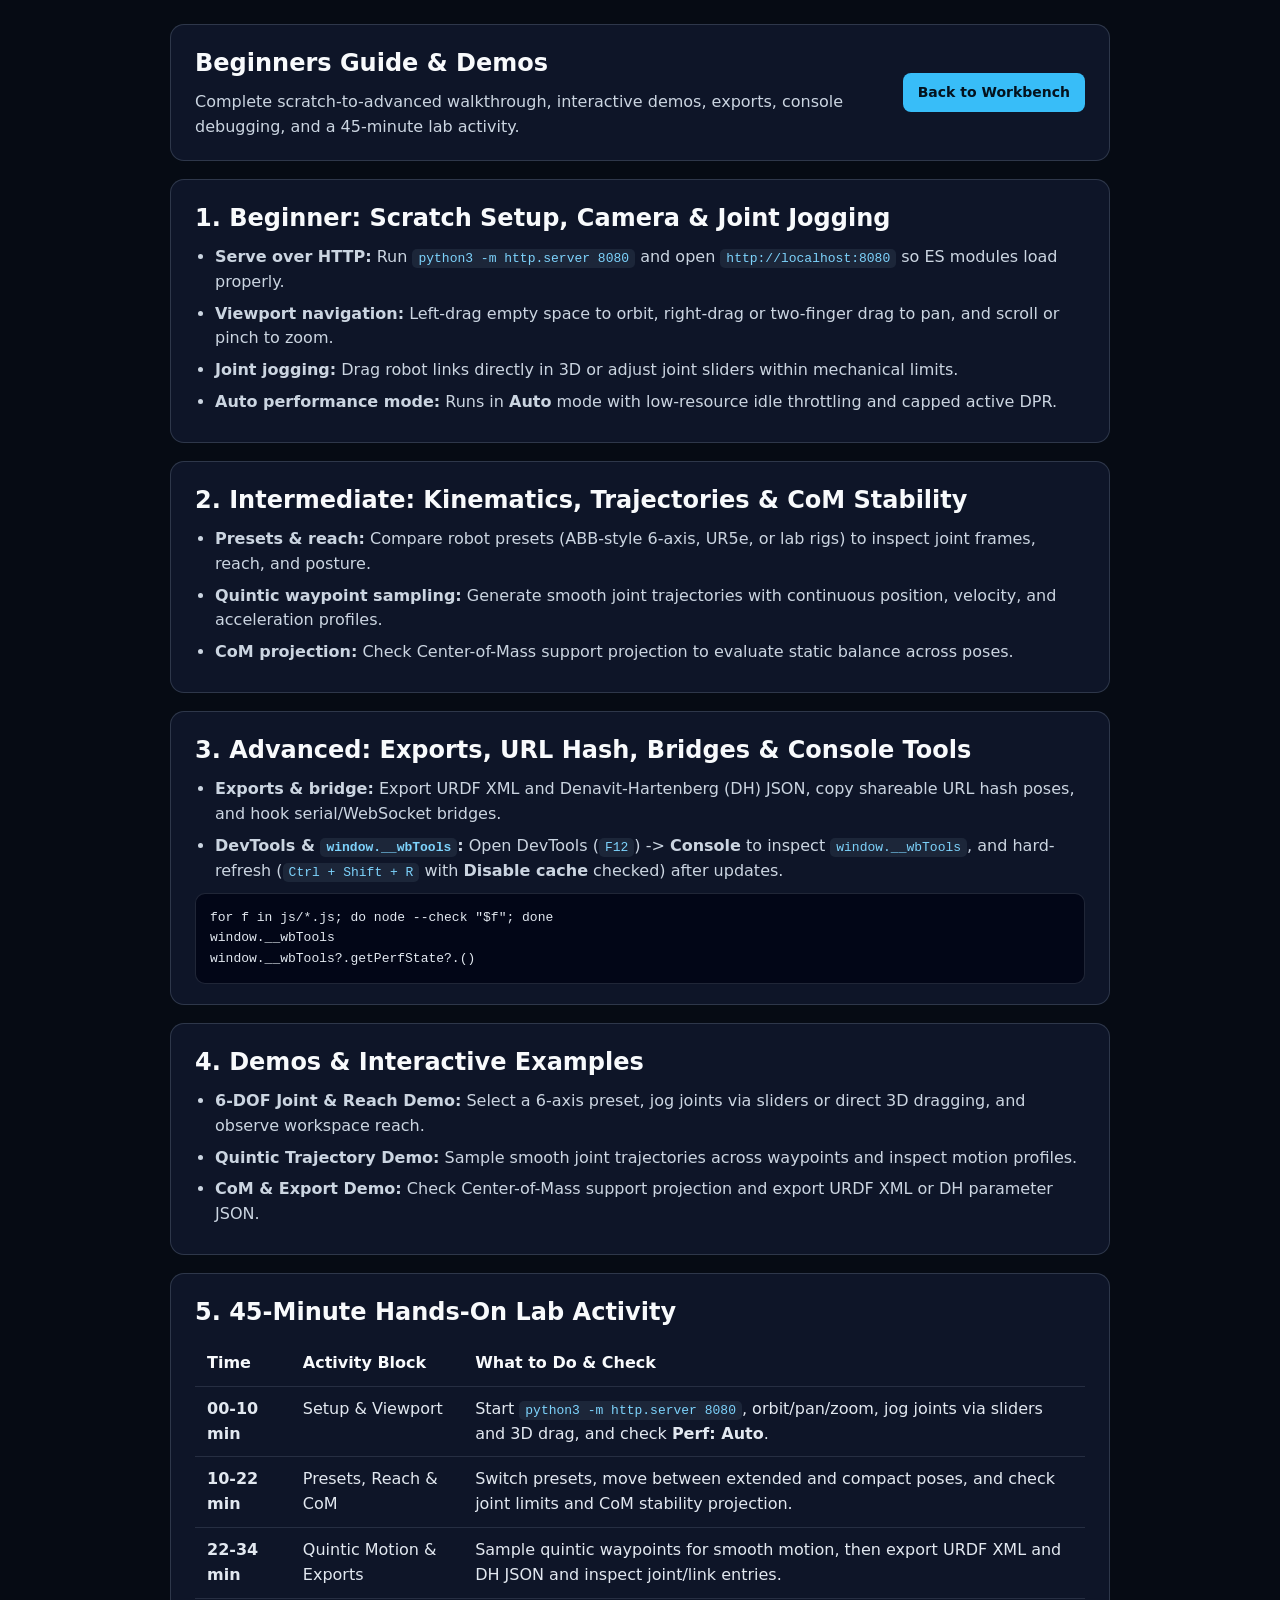
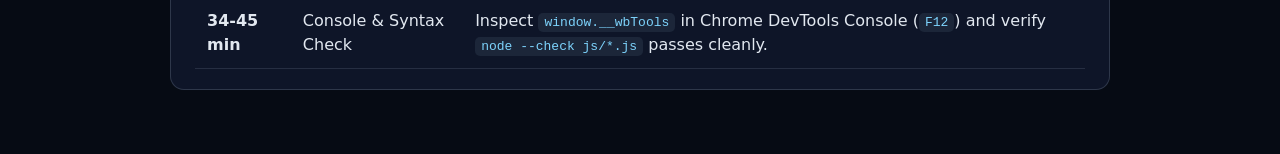
<file: guide.html>
<!DOCTYPE html>
<html lang="en">
<head>
  <meta charset="UTF-8" />
  <meta name="viewport" content="width=device-width, initial-scale=1.0" />
  <title>Beginners Guide &amp; Demos — Robotics Workbench</title>
  <link rel="icon" href="data:image/svg+xml," />
  <style>
    * { box-sizing: border-box; }
    html, body { margin: 0; padding: 0; min-height: 100vh; background: #060b14; color: #e2e8f0; font-family: system-ui, -apple-system, sans-serif; line-height: 1.55; }
    body { padding: 24px 16px 64px; overflow-y: auto; }
    .g-wrap { max-width: 940px; margin: 0 auto; display: grid; gap: 18px; }
    .g-card { background: rgba(15, 23, 42, 0.94); border: 1px solid rgba(148, 163, 184, 0.24); border-radius: 14px; padding: 20px 24px; }
    .g-card h1, .g-card h2 { margin: 0 0 8px; color: #f8fafc; }
    .g-card p, .g-card ul { margin: 0; color: #cbd5e1; }
    .g-top { display: flex; justify-content: space-between; align-items: center; gap: 16px; flex-wrap: wrap; }
    .g-top > div { flex: 1 1 260px; min-width: 0; }
    .g-btn { display: inline-flex; align-items: center; padding: 9px 15px; border-radius: 8px; background: #38bdf8; color: #04121d; text-decoration: none; font-weight: 700; font-size: 14px; white-space: nowrap; flex-shrink: 0; }
    .g-btn:hover { background: #7dd3fc; }
    ul { padding-left: 20px; margin-top: 8px; }
    li { margin-bottom: 7px; }
    code { background: rgba(30, 41, 59, 0.9); color: #7dd3fc; padding: 2px 6px; border-radius: 5px; }
    pre { background: #020617; color: #e2e8f0; padding: 14px; border-radius: 10px; overflow-x: auto; border: 1px solid rgba(148, 163, 184, 0.2); margin: 10px 0 0; }
    pre code { background: none; color: inherit; padding: 0; }
    table { width: 100%; border-collapse: collapse; margin-top: 10px; }
    th, td { text-align: left; padding: 10px 12px; border-bottom: 1px solid rgba(148, 163, 184, 0.18); vertical-align: top; }
    th { color: #f8fafc; }
  </style>
</head>
<body>
  <main class="g-wrap">
    <section class="g-card g-top">
      <div>
        <h1>Beginners Guide &amp; Demos</h1>
        <p>Complete scratch-to-advanced walkthrough, interactive demos, exports, console debugging, and a 45-minute lab activity.</p>
      </div>
      <a class="g-btn" href="./index.html">Back to Workbench</a>
    </section>
    <section class="g-card">
      <h2>1. Beginner: Scratch Setup, Camera &amp; Joint Jogging</h2>
      <ul>
        <li><strong>Serve over HTTP:</strong> Run <code>python3 -m http.server 8080</code> and open <code>http://localhost:8080</code> so ES modules load properly.</li>
        <li><strong>Viewport navigation:</strong> Left-drag empty space to orbit, right-drag or two-finger drag to pan, and scroll or pinch to zoom.</li>
        <li><strong>Joint jogging:</strong> Drag robot links directly in 3D or adjust joint sliders within mechanical limits.</li>
        <li><strong>Auto performance mode:</strong> Runs in <strong>Auto</strong> mode with low-resource idle throttling and capped active DPR.</li>
      </ul>
    </section>
    <section class="g-card">
      <h2>2. Intermediate: Kinematics, Trajectories &amp; CoM Stability</h2>
      <ul>
        <li><strong>Presets &amp; reach:</strong> Compare robot presets (ABB-style 6-axis, UR5e, or lab rigs) to inspect joint frames, reach, and posture.</li>
        <li><strong>Quintic waypoint sampling:</strong> Generate smooth joint trajectories with continuous position, velocity, and acceleration profiles.</li>
        <li><strong>CoM projection:</strong> Check Center-of-Mass support projection to evaluate static balance across poses.</li>
      </ul>
    </section>
    <section class="g-card">
      <h2>3. Advanced: Exports, URL Hash, Bridges &amp; Console Tools</h2>
      <ul>
        <li><strong>Exports &amp; bridge:</strong> Export URDF XML and Denavit-Hartenberg (DH) JSON, copy shareable URL hash poses, and hook serial/WebSocket bridges.</li>
        <li><strong>DevTools &amp; <code>window.__wbTools</code>:</strong> Open DevTools (<code>F12</code>) -&gt; <strong>Console</strong> to inspect <code>window.__wbTools</code>, and hard-refresh (<code>Ctrl + Shift + R</code> with <strong>Disable cache</strong> checked) after updates.</li>
      </ul>
      <pre><code>for f in js/*.js; do node --check "$f"; done
window.__wbTools
window.__wbTools?.getPerfState?.()</code></pre>
    </section>
    <section class="g-card">
      <h2>4. Demos &amp; Interactive Examples</h2>
      <ul>
        <li><strong>6-DOF Joint &amp; Reach Demo:</strong> Select a 6-axis preset, jog joints via sliders or direct 3D dragging, and observe workspace reach.</li>
        <li><strong>Quintic Trajectory Demo:</strong> Sample smooth joint trajectories across waypoints and inspect motion profiles.</li>
        <li><strong>CoM &amp; Export Demo:</strong> Check Center-of-Mass support projection and export URDF XML or DH parameter JSON.</li>
      </ul>
    </section>
    <section class="g-card">
      <h2>5. 45-Minute Hands-On Lab Activity</h2>
      <table>
        <thead><tr><th>Time</th><th>Activity Block</th><th>What to Do &amp; Check</th></tr></thead>
        <tbody>
          <tr><td><strong>00-10 min</strong></td><td>Setup &amp; Viewport</td><td>Start <code>python3 -m http.server 8080</code>, orbit/pan/zoom, jog joints via sliders and 3D drag, and check <strong>Perf: Auto</strong>.</td></tr>
          <tr><td><strong>10-22 min</strong></td><td>Presets, Reach &amp; CoM</td><td>Switch presets, move between extended and compact poses, and check joint limits and CoM stability projection.</td></tr>
          <tr><td><strong>22-34 min</strong></td><td>Quintic Motion &amp; Exports</td><td>Sample quintic waypoints for smooth motion, then export URDF XML and DH JSON and inspect joint/link entries.</td></tr>
          <tr><td><strong>34-45 min</strong></td><td>Console &amp; Syntax Check</td><td>Inspect <code>window.__wbTools</code> in Chrome DevTools Console (<code>F12</code>) and verify <code>node --check js/*.js</code> passes cleanly.</td></tr>
        </tbody>
      </table>
    </section>
  </main>
</body>
</html>
</file>
